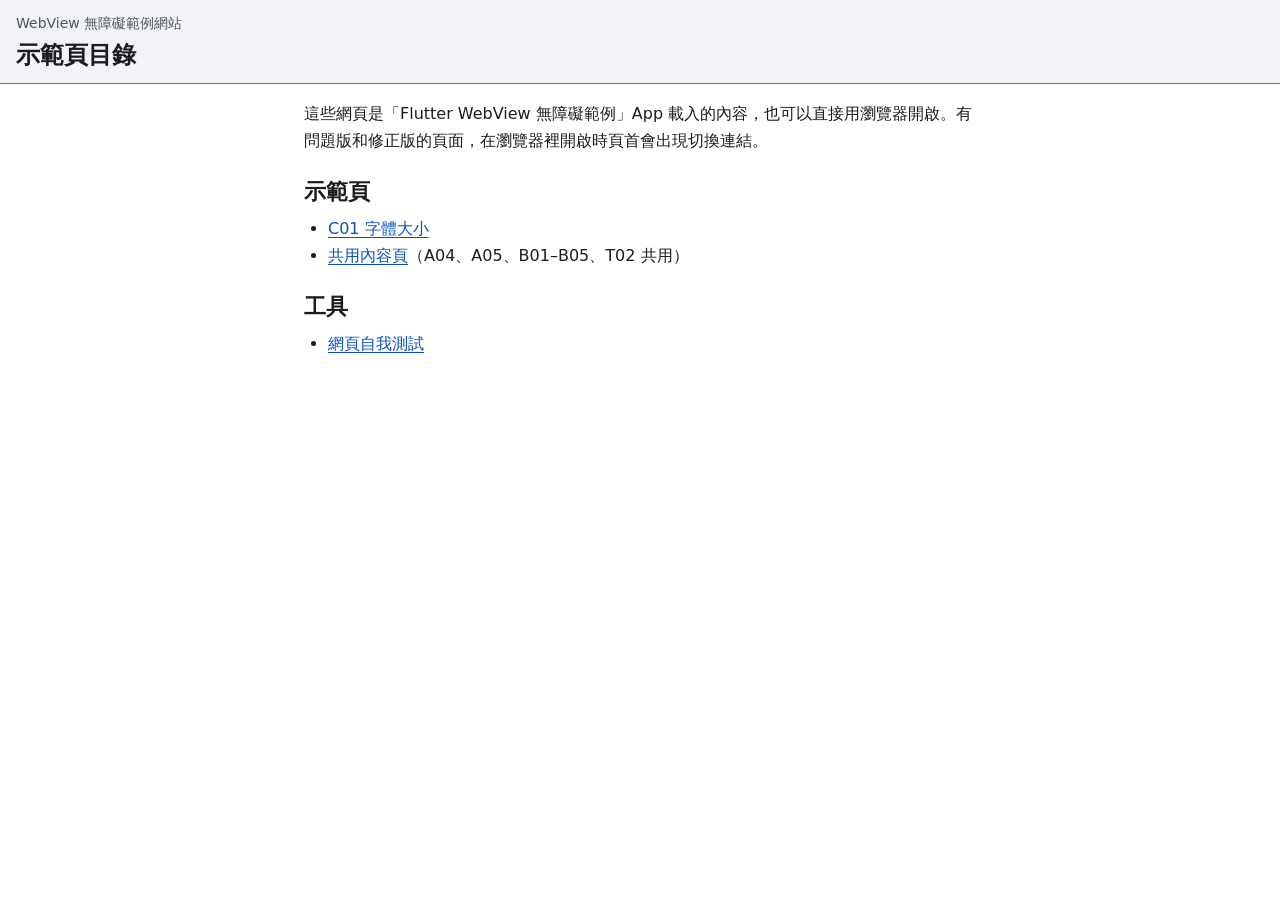
<file: web/index.html>
<!doctype html>
<html lang="zh-TW">
<head>
<meta charset="utf-8">
<meta name="viewport" content="width=device-width, initial-scale=1">
<meta name="color-scheme" content="light dark">
<title>示範頁目錄</title>
<link rel="stylesheet" href="shared/base.css">
</head>
<body data-page="index" data-fixes="">
<script src="shared/a11y-app.js"></script>

<header class="site-header">
  <p class="site-name">WebView 無障礙範例網站</p>
  <h1>示範頁目錄</h1>
</header>

<main>
  <p>這些網頁是「Flutter WebView 無障礙範例」App 載入的內容，也可以直接用瀏覽器開啟。有問題版和修正版的頁面，在瀏覽器裡開啟時頁首會出現切換連結。</p>

  <h2>示範頁</h2>
  <ul>
    <!-- 之後每個任務把新的頁面加在這個清單裡，依代號排序。 -->
    <li><a href="pages/c01-text-scale.html">C01 字體大小</a></li>
    <li><a href="pages/b-content.html">共用內容頁</a>（A04、A05、B01–B05、T02 共用）</li>
  </ul>

  <h2>工具</h2>
  <ul>
    <li><a href="test/index.html">網頁自我測試</a></li>
  </ul>
</main>
</body>
</html>
</file>
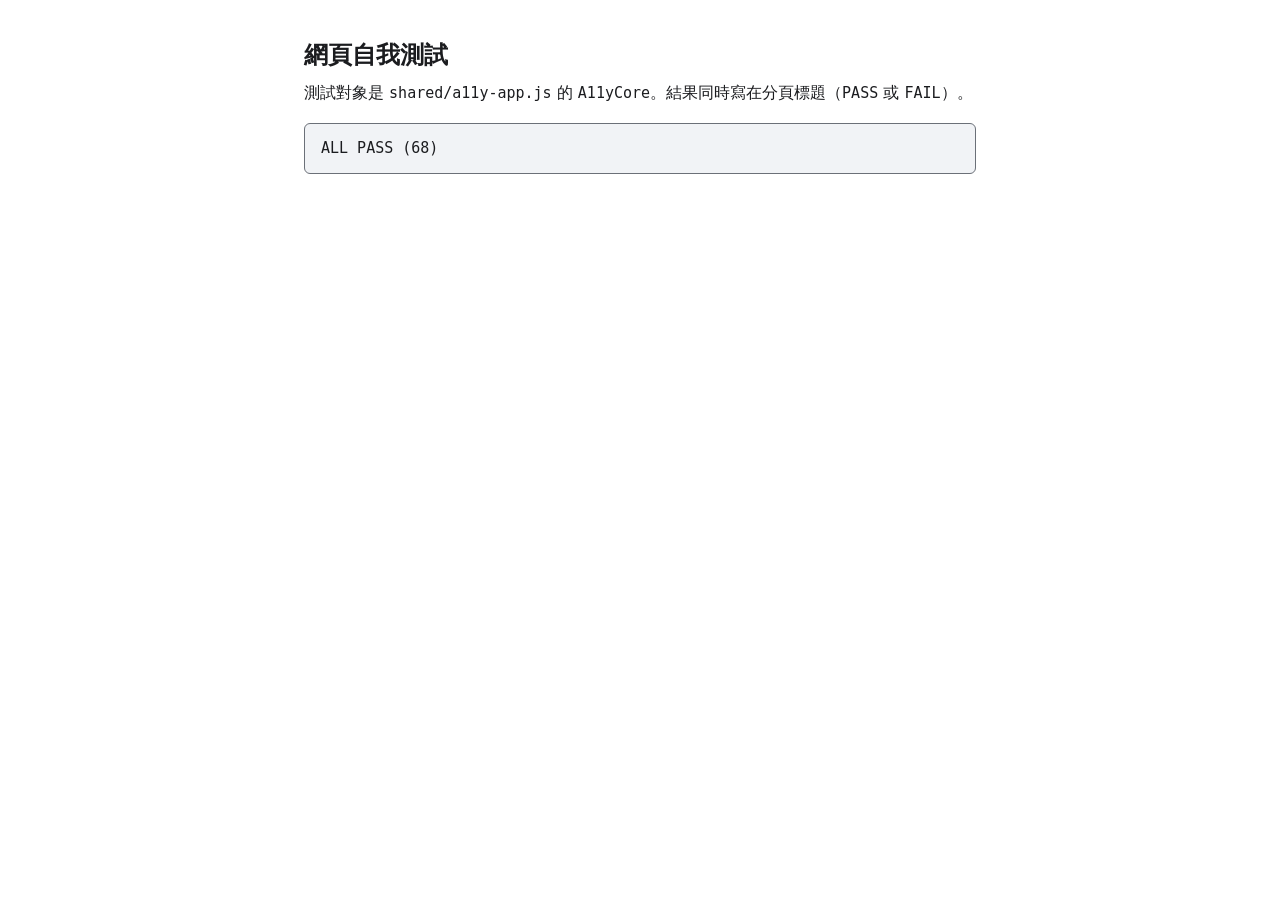
<file: web/test/index.html>
<!doctype html>
<html lang="zh-TW">
<head>
<meta charset="utf-8">
<meta name="viewport" content="width=device-width, initial-scale=1">
<meta name="color-scheme" content="light dark">
<title>RUNNING</title>
<link rel="stylesheet" href="../shared/base.css">
</head>
<body data-page="test" data-fixes="">
<script src="../shared/a11y-app.js"></script>
<main>
  <h1>網頁自我測試</h1>
  <p>測試對象是 <code>shared/a11y-app.js</code> 的 <code>A11yCore</code>。結果同時寫在分頁標題（<code>PASS</code> 或 <code>FAIL</code>）。</p>
  <pre id="result" aria-live="polite">執行中…</pre>
</main>
<script>
// 瀏覽器版的執行器。和 run.mjs 一樣先定義 eq（深層比較、計數），再載入同一份 tests.js。
var testCount = 0;
var testFailures = [];

function deepEqual(a, b) {
  if (a === b) return true;
  if (typeof a !== 'object' || typeof b !== 'object' || a === null || b === null) return false;
  if (Array.isArray(a) !== Array.isArray(b)) return false;
  var keysA = Object.keys(a);
  var keysB = Object.keys(b);
  if (keysA.length !== keysB.length) return false;
  return keysA.every(function (key) {
    return Object.prototype.hasOwnProperty.call(b, key) && deepEqual(a[key], b[key]);
  });
}

function eq(actual, expected) {
  testCount += 1;
  if (!deepEqual(actual, expected)) {
    testFailures.push('FAIL: 第 ' + testCount + ' 條：預期 ' + JSON.stringify(expected) + '，實際 ' + JSON.stringify(actual));
  }
}

// tests.js 丟出例外（例如 A11yCore 沒載入）或 tests.js 本身載入失敗時也要算失敗，
// 不能因為一條都沒跑到就顯示成通過。
window.addEventListener('error', function (event) {
  var target = event.target;
  if (target !== window && !(target && target.tagName === 'SCRIPT')) return;
  testFailures.push('FAIL: 測試在第 ' + testCount + ' 條之後中斷：' + (event.message || '腳本載入失敗'));
}, true);
</script>
<script src="tests.js"></script>
<script>
// 一條斷言都沒跑到不能算通過：tests.js 變成空檔或沒有呼叫 eq 時，要明確失敗。
if (testFailures.length === 0 && testCount === 0) {
  testFailures.push('FAIL: 沒有執行任何斷言（tests.js 是空的，或裡面沒有呼叫 eq）');
}
var failed = testFailures.length > 0;
document.getElementById('result').textContent = failed ? testFailures.join('\n') : 'ALL PASS (' + testCount + ')';
document.title = failed ? 'FAIL' : 'PASS';
</script>
</body>
</html>
</file>
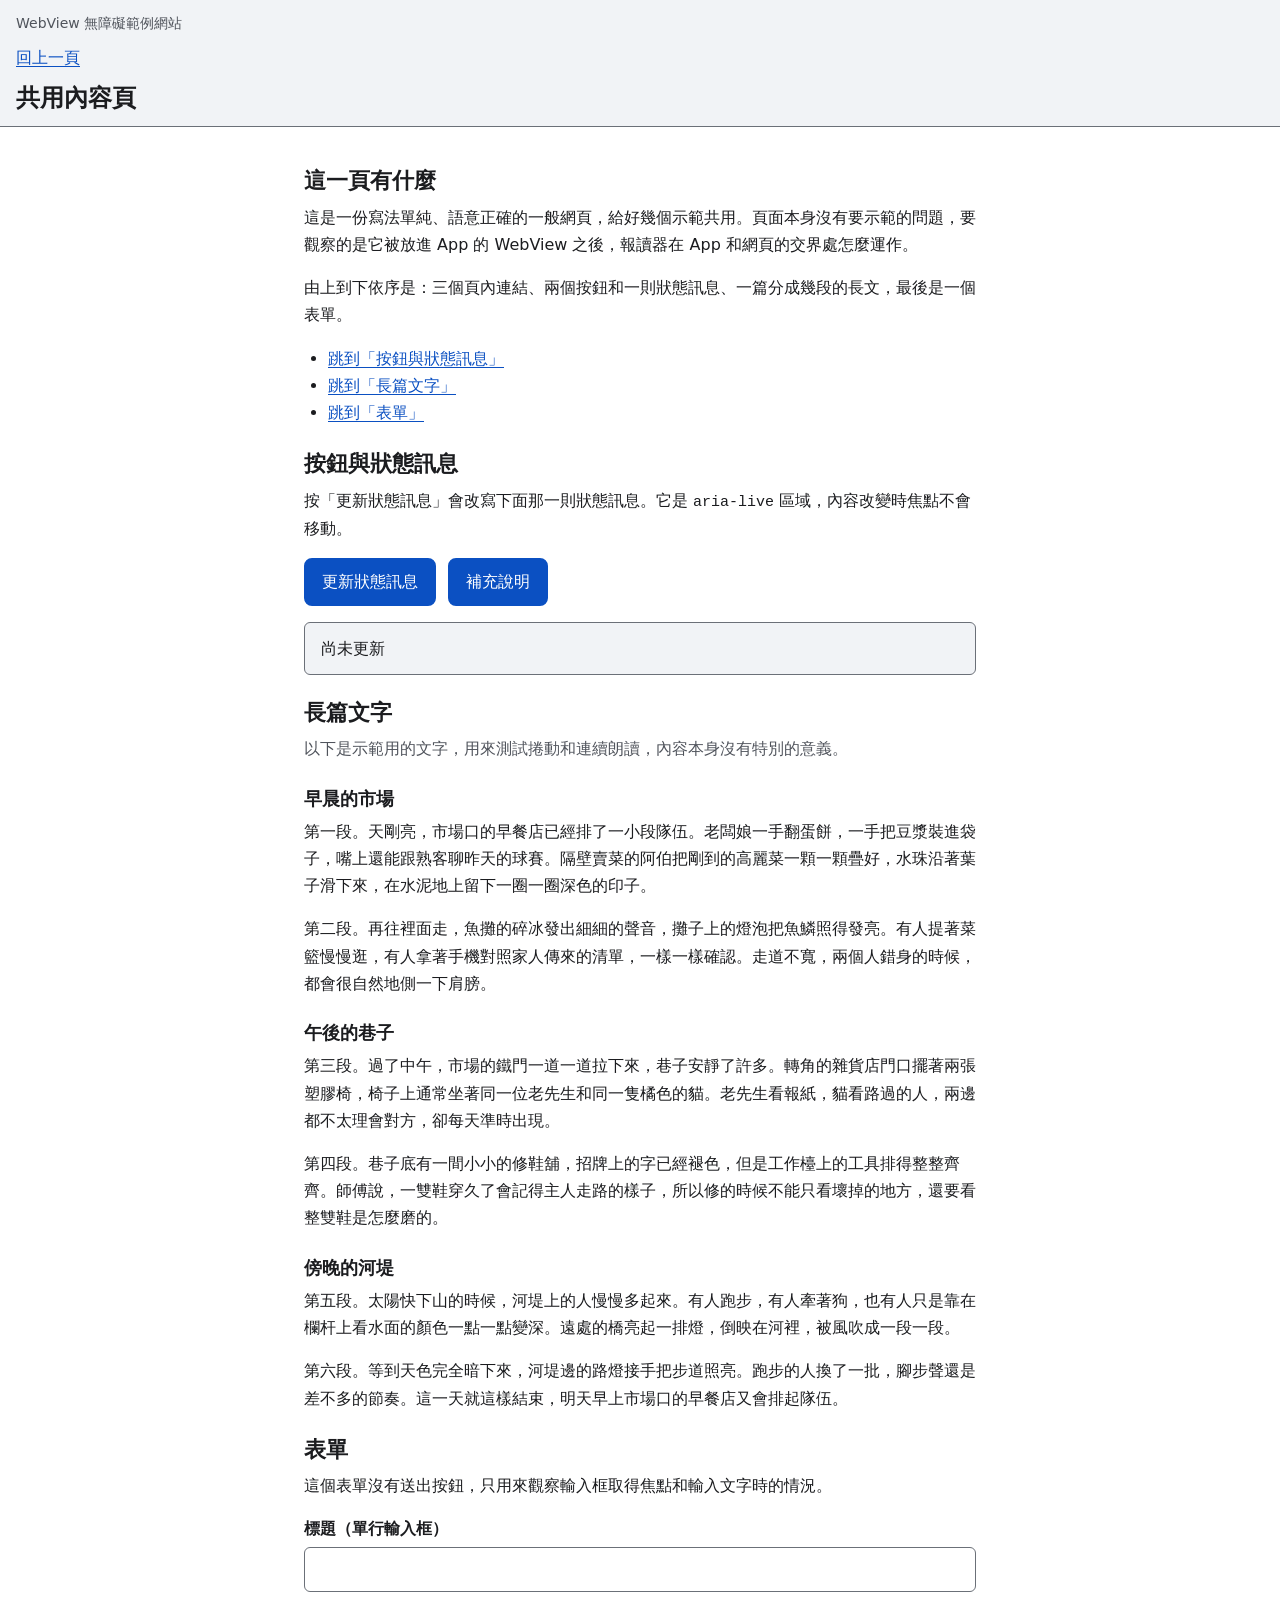
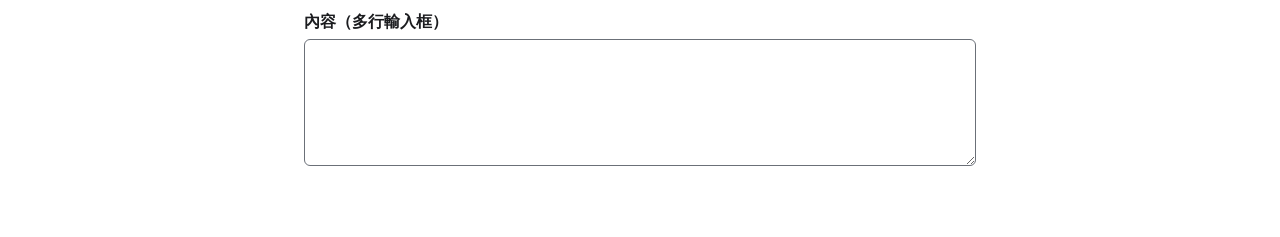
<file: web/pages/b-content.html>
<!doctype html>
<html lang="zh-TW">
<head>
<meta charset="utf-8">
<meta name="viewport" content="width=device-width, initial-scale=1">
<meta name="color-scheme" content="light dark">
<title>共用內容頁</title>
<link rel="stylesheet" href="../shared/base.css">
</head>
<!--
  共用內容頁：A04、A05、B01–B05、T02 共用，也是其他示範頁的骨架範本
  （骨架約定寫在 shared/a11y-app.js 的檔頭）。
  這一頁沒有要示範的網頁端修正，所以 data-fixes 是空的，問題版和修正版完全一樣。
-->
<body data-page="b-content" data-fixes="">
<script src="../shared/a11y-app.js"></script>

<header class="site-header">
  <p class="site-name">WebView 無障礙範例網站</p>
  <a class="site-back" href="../index.html">回上一頁</a>
  <h1>共用內容頁</h1>
</header>

<main>
  <h2>這一頁有什麼</h2>
  <p>這是一份寫法單純、語意正確的一般網頁，給好幾個示範共用。頁面本身沒有要示範的問題，要觀察的是它被放進 App 的 WebView 之後，報讀器在 App 和網頁的交界處怎麼運作。</p>
  <p>由上到下依序是：三個頁內連結、兩個按鈕和一則狀態訊息、一篇分成幾段的長文，最後是一個表單。</p>
  <ul>
    <li><a href="#buttons">跳到「按鈕與狀態訊息」</a></li>
    <li><a href="#long-text">跳到「長篇文字」</a></li>
    <li><a href="#form">跳到「表單」</a></li>
  </ul>

  <h2 id="buttons">按鈕與狀態訊息</h2>
  <p>按「更新狀態訊息」會改寫下面那一則狀態訊息。它是 <code>aria-live</code> 區域，內容改變時焦點不會移動。</p>
  <div class="button-row">
    <button type="button" id="update-status">更新狀態訊息</button>
    <button type="button" id="toggle-note" aria-expanded="false" aria-controls="note">補充說明</button>
  </div>
  <p id="note" hidden>這段文字平常是收起來的。「補充說明」按鈕用 <code>aria-expanded</code> 表示目前是展開還是收合，按鈕上的文字不會變。</p>
  <p id="live-status" class="status" aria-live="polite">尚未更新</p>

  <h2 id="long-text">長篇文字</h2>
  <p class="muted">以下是示範用的文字，用來測試捲動和連續朗讀，內容本身沒有特別的意義。</p>

  <h3>早晨的市場</h3>
  <p>第一段。天剛亮，市場口的早餐店已經排了一小段隊伍。老闆娘一手翻蛋餅，一手把豆漿裝進袋子，嘴上還能跟熟客聊昨天的球賽。隔壁賣菜的阿伯把剛到的高麗菜一顆一顆疊好，水珠沿著葉子滑下來，在水泥地上留下一圈一圈深色的印子。</p>
  <p>第二段。再往裡面走，魚攤的碎冰發出細細的聲音，攤子上的燈泡把魚鱗照得發亮。有人提著菜籃慢慢逛，有人拿著手機對照家人傳來的清單，一樣一樣確認。走道不寬，兩個人錯身的時候，都會很自然地側一下肩膀。</p>

  <h3>午後的巷子</h3>
  <p>第三段。過了中午，市場的鐵門一道一道拉下來，巷子安靜了許多。轉角的雜貨店門口擺著兩張塑膠椅，椅子上通常坐著同一位老先生和同一隻橘色的貓。老先生看報紙，貓看路過的人，兩邊都不太理會對方，卻每天準時出現。</p>
  <p>第四段。巷子底有一間小小的修鞋舖，招牌上的字已經褪色，但是工作檯上的工具排得整整齊齊。師傅說，一雙鞋穿久了會記得主人走路的樣子，所以修的時候不能只看壞掉的地方，還要看整雙鞋是怎麼磨的。</p>

  <h3>傍晚的河堤</h3>
  <p>第五段。太陽快下山的時候，河堤上的人慢慢多起來。有人跑步，有人牽著狗，也有人只是靠在欄杆上看水面的顏色一點一點變深。遠處的橋亮起一排燈，倒映在河裡，被風吹成一段一段。</p>
  <p>第六段。等到天色完全暗下來，河堤邊的路燈接手把步道照亮。跑步的人換了一批，腳步聲還是差不多的節奏。這一天就這樣結束，明天早上市場口的早餐店又會排起隊伍。</p>

  <h2 id="form">表單</h2>
  <p>這個表單沒有送出按鈕，只用來觀察輸入框取得焦點和輸入文字時的情況。</p>
  <form id="demo-form">
    <div class="field">
      <label for="note-title">標題（單行輸入框）</label>
      <input type="text" id="note-title" name="title">
    </div>
    <div class="field">
      <label for="note-body">內容（多行輸入框）</label>
      <textarea id="note-body" name="body" rows="4"></textarea>
    </div>
  </form>
</main>

<script>
(function () {
  'use strict';

  // 不移動焦點的狀態變化：寫進 aria-live 區域，由報讀器自己念出來（設計文件 §6.4）。
  var status = document.getElementById('live-status');
  document.getElementById('update-status').addEventListener('click', function () {
    status.textContent = '已更新 ' + new Date().toLocaleTimeString();
  });

  // 展開和收合的狀態放在按鈕自己的 aria-expanded 上，不另外用 aria-live 念一次。
  var toggle = document.getElementById('toggle-note');
  var note = document.getElementById('note');
  toggle.addEventListener('click', function () {
    var expanded = toggle.getAttribute('aria-expanded') === 'true';
    toggle.setAttribute('aria-expanded', expanded ? 'false' : 'true');
    note.hidden = expanded;
  });

  // 這個表單不送出。要攔下來是因為在單行輸入框按 Enter 仍會觸發送出，
  // 頁面重新載入後，App 帶在網址上的參數就不見了。
  document.getElementById('demo-form').addEventListener('submit', function (event) {
    event.preventDefault();
  });
})();
</script>
</body>
</html>
</file>
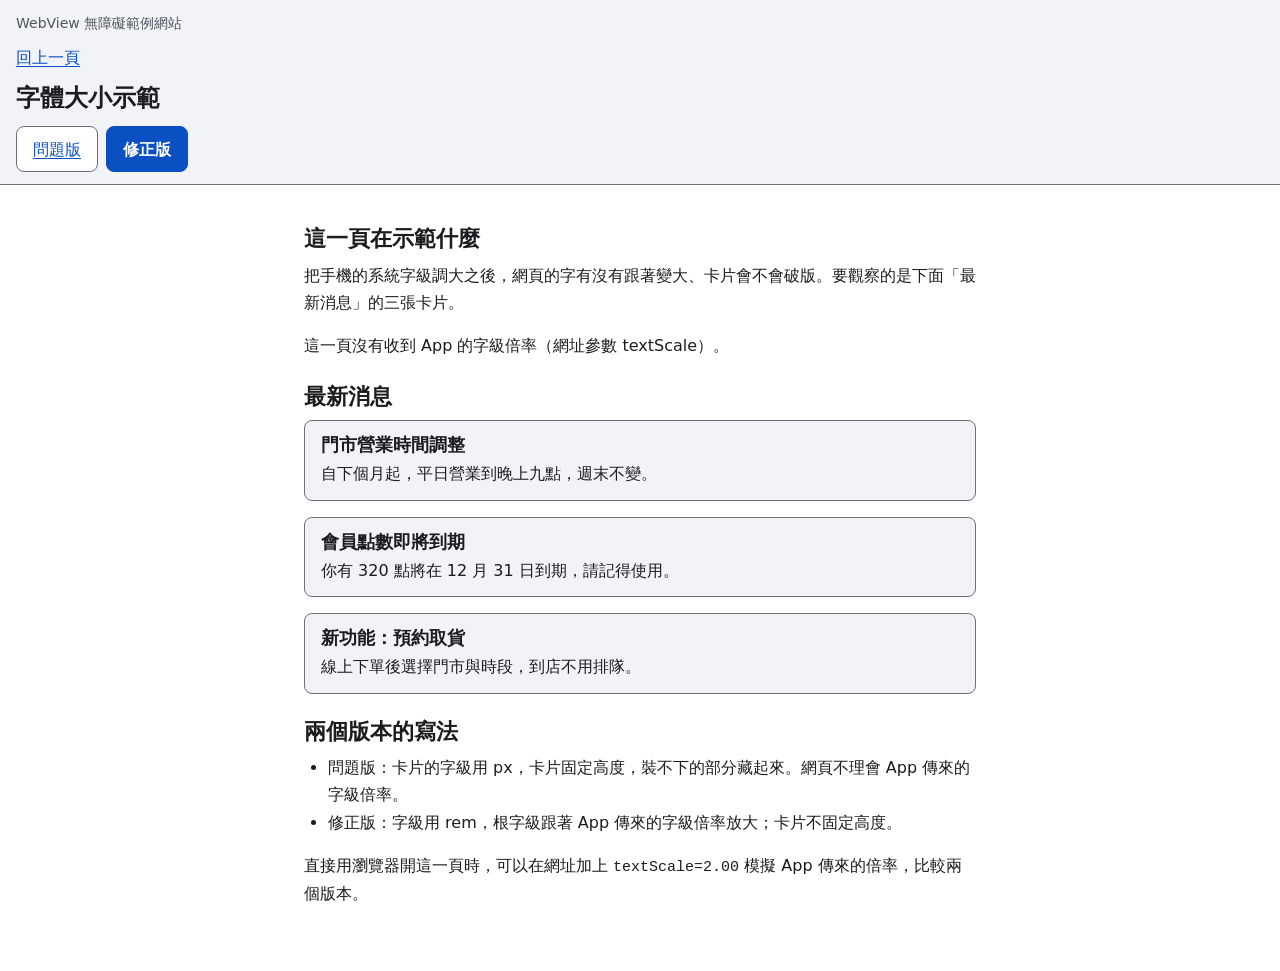
<file: web/pages/c01-text-scale.html>
<!doctype html>
<html lang="zh-TW">
<head>
<meta charset="utf-8">
<meta name="viewport" content="width=device-width, initial-scale=1">
<meta name="color-scheme" content="light dark">
<title>字體大小示範</title>
<link rel="stylesheet" href="../shared/base.css">
<style>
  /*
   * 修正版（textScale 啟用）：字級用 rem，跟著根字級放大；根字級由 a11y-app.js 依 App 傳來的
   * textScale 設定。卡片不固定高度，內容多高卡片就多高。
   */
  .card {
    margin: 0 0 1rem;
    padding: 0.75rem 1rem;
    border: 0.0625rem solid var(--border);
    border-radius: 0.5rem;
    background: var(--surface);
  }

  .card h3 {
    margin: 0 0 0.25rem;
    font-size: 1.125rem;
  }

  .card p {
    margin: 0;
    font-size: 1rem;
  }

  /*
   * 問題版（textScale 被關掉，<html> 上有 nofix-textScale）：常見的寫法。字級用 px，卡片固定高度、
   * 超出的部分藏起來。預設字級下兩個版本看起來一樣；字一放大，固定高度裝不下，最後一行就被切掉。
   * 和修正版只差在這一段，其他樣式完全相同。
   */
  html.nofix-textScale .card {
    height: 92px;
    overflow: hidden;
    padding: 12px 16px;
    border-width: 1px;
    border-radius: 8px;
  }

  html.nofix-textScale .card h3 {
    margin-bottom: 4px;
    font-size: 18px;
  }

  html.nofix-textScale .card p {
    font-size: 16px;
  }
</style>
</head>
<!--
  C01 字體大小（設計文件 §7 C01）。
  data-fixes="textScale"：問題版關掉這一項，修正版打開。兩版的差異只有這一項：
  a11y-app.js 依它決定根字級要不要跟 textScale，上面的樣式依 html.nofix-textScale 決定卡片的寫法。
-->
<body data-page="c01" data-fixes="textScale">
<script src="../shared/a11y-app.js"></script>

<header class="site-header">
  <p class="site-name">WebView 無障礙範例網站</p>
  <a class="site-back" href="../index.html">回上一頁</a>
  <h1>字體大小示範</h1>
</header>

<main>
  <h2>這一頁在示範什麼</h2>
  <p>把手機的系統字級調大之後，網頁的字有沒有跟著變大、卡片會不會破版。要觀察的是下面「最新消息」的三張卡片。</p>
  <p id="scale-status">這一頁沒有收到 App 的字級倍率（網址參數 textScale）。</p>

  <h2>最新消息</h2>
  <article class="card">
    <h3>門市營業時間調整</h3>
    <p>自下個月起，平日營業到晚上九點，週末不變。</p>
  </article>
  <article class="card">
    <h3>會員點數即將到期</h3>
    <p>你有 320 點將在 12 月 31 日到期，請記得使用。</p>
  </article>
  <article class="card">
    <h3>新功能：預約取貨</h3>
    <p>線上下單後選擇門市與時段，到店不用排隊。</p>
  </article>

  <h2>兩個版本的寫法</h2>
  <ul>
    <li>問題版：卡片的字級用 px，卡片固定高度，裝不下的部分藏起來。網頁不理會 App 傳來的字級倍率。</li>
    <li>修正版：字級用 rem，根字級跟著 App 傳來的字級倍率放大；卡片不固定高度。</li>
  </ul>
  <p>直接用瀏覽器開這一頁時，可以在網址加上 <code>textScale=2.00</code> 模擬 App 傳來的倍率，比較兩個版本。</p>
</main>

<script>
(function () {
  'use strict';

  // 顯示這一頁收到的字級倍率，方便對照每個版本由誰放大。只是一般文字，不是 aria-live：
  // 倍率是使用者自己改了系統設定才變，不需要另外念出來（設計文件 §6.4）。
  var status = document.getElementById('scale-status');

  function renderStatus() {
    var scale = a11yApp.params.textScale;
    if (scale === null) {
      status.textContent = '這一頁沒有收到 App 的字級倍率（網址參數 textScale）。';
      return;
    }
    var honored = a11yApp.fixEnabled('textScale');
    var percent = A11yCore.rootFontPercent(scale, honored);
    status.textContent = honored
      ? '這一頁收到 App 的字級倍率 ' + scale.toFixed(2) + '，根字級設為 ' + percent + '%。'
      : '這一頁收到 App 的字級倍率 ' + scale.toFixed(2) + '，但問題版不採用，根字級維持 ' + percent + '%。';
  }

  renderStatus();
  a11yApp.onSettingsChanged(renderStatus);
})();
</script>
</body>
</html>
</file>
<file: web/shared/base.css>
/*
 * base.css：所有頁面共用的樣式。
 *
 * - 配色用 CSS 變數，由 a11y-app.js 設在 <html> 上的 data-theme 切換。不直接寫
 *   @media (prefers-color-scheme)，因為 App 的主題不一定等於 WebView 偵測到的系統主題。
 * - 長度一律用 rem。根字級由 a11y-app.js 依 App 的字級倍率設定，整個版面跟著放大，不會破版。
 * - 文字和背景的對比至少 4.5:1；pref-contrast 時至少 7:1。改顏色要重算。
 * - <html> 上的 data-* 和 class 是 a11y-app.js 設的，意思見該檔檔頭。
 */

/* ── 配色 ─────────────────────────────────────────────── */

:root {
  color-scheme: light;
  --bg: #ffffff;
  --surface: #f1f3f6;
  --fg: #1b1c1f;
  --muted: #50545c;
  --border: #6b7078;
  --link: #0b50c2;
  --accent: #0b50c2;
  --on-accent: #ffffff;
  --danger: #b3261e;
  --focus: #0b50c2;
}

/* color-scheme 也要跟著切，表單元件和捲軸才會和頁面同一個主題。 */
html[data-theme="dark"] {
  color-scheme: dark;
  --bg: #121316;
  --surface: #22252b;
  --fg: #f1f2f4;
  --muted: #c0c4cc;
  --border: #9aa0aa;
  --link: #a8c7fa;
  --accent: #a8c7fa;
  --on-accent: #0a2552;
  --danger: #ffb4ab;
  --focus: #a8c7fa;
}

/* 高對比：文字用純黑或純白，區塊改靠邊框區分。 */
html.pref-contrast[data-theme="light"] {
  --surface: #ffffff;
  --fg: #000000;
  --muted: #1b1c1f;
  --border: #000000;
  --link: #062e78;
  --accent: #062e78;
  --danger: #7a0c06;
  --focus: #000000;
}

html.pref-contrast[data-theme="dark"] {
  --bg: #000000;
  --surface: #000000;
  --fg: #ffffff;
  --muted: #e8eaee;
  --border: #ffffff;
  --link: #d3e3fd;
  --accent: #d3e3fd;
  --on-accent: #000000;
  --danger: #ffdad6;
  --focus: #ffffff;
}

/* ── 基本排版 ─────────────────────────────────────────── */

body {
  margin: 0;
  background: var(--bg);
  color: var(--fg);
  font-family: system-ui, -apple-system, "PingFang TC", "Noto Sans TC", "Microsoft JhengHei", sans-serif;
  font-size: 1rem;
  line-height: 1.7;
  /*
   * 字級放到很大時，長的英文字或網址要能斷行，不能撐出水平捲軸。
   * 寫兩行是為了舊版瀏覽器：iOS Safari 15.4 之前不認得 anywhere，會忽略第二行、沿用第一行的
   * break-word；認得的瀏覽器用第二行。
   */
  overflow-wrap: break-word;
  overflow-wrap: anywhere;
}

main {
  max-width: 42rem;
  margin: 0 auto;
  padding: 1rem 1rem 3rem;
}

h1,
h2,
h3 {
  margin: 1.5rem 0 0.5rem;
  line-height: 1.3;
}

h1 { font-size: 1.5rem; }
h2 { font-size: 1.375rem; }
h3 { font-size: 1.125rem; }

p,
ul,
ol {
  margin: 0 0 1rem;
}

ul,
ol {
  padding-left: 1.5rem;
}

a {
  color: var(--link);
  text-decoration: underline;
  text-underline-offset: 0.1875rem;
}

code,
pre {
  font-family: ui-monospace, Menlo, Consolas, monospace;
  font-size: 0.9375rem;
}

pre {
  margin: 0 0 1rem;
  padding: 0.75rem 1rem;
  border: 0.0625rem solid var(--border);
  border-radius: 0.375rem;
  background: var(--surface);
  white-space: pre-wrap;
}

[hidden] {
  display: none !important;
}

/* 鍵盤焦點一定看得到。 */
:focus-visible {
  outline: 0.1875rem solid var(--focus);
  outline-offset: 0.125rem;
}

/* ── 表單與按鈕 ───────────────────────────────────────── */

button,
input,
textarea,
select {
  font: inherit;
}

button {
  min-height: 2.75rem;
  padding: 0.5rem 1rem;
  border: 0.125rem solid var(--accent);
  border-radius: 0.5rem;
  background: var(--accent);
  color: var(--on-accent);
  cursor: pointer;
}

label {
  display: block;
  margin-bottom: 0.25rem;
  font-weight: 600;
}

input:not([type="checkbox"]):not([type="radio"]),
textarea,
select {
  box-sizing: border-box;
  width: 100%;
  min-height: 2.75rem;
  padding: 0.5rem 0.75rem;
  border: 0.0625rem solid var(--border);
  border-radius: 0.375rem;
  background: var(--bg);
  color: var(--fg);
}

textarea {
  min-height: 7rem;
  resize: vertical;
}

.field {
  margin-bottom: 1rem;
}

.button-row {
  display: flex;
  flex-wrap: wrap;
  gap: 0.75rem;
  margin-bottom: 1rem;
}

/* 狀態訊息（通常同時是 aria-live 區域）。 */
.status {
  padding: 0.75rem 1rem;
  border: 0.0625rem solid var(--border);
  border-radius: 0.375rem;
  background: var(--surface);
}

.muted {
  color: var(--muted);
}

/* ── 每一頁的 header ──────────────────────────────────── */

.site-header {
  padding: 0.75rem 1rem;
  border-bottom: 0.0625rem solid var(--border);
  background: var(--surface);
}

.site-name {
  margin: 0;
  color: var(--muted);
  font-size: 0.875rem;
}

.site-back {
  display: inline-block;
  padding: 0.5rem 0;
}

.site-header h1 {
  margin: 0.25rem 0 0;
}

/*
 * 在 App 內（設計文件 §7 C05）：AppBar 已經有返回鍵和標題，網頁再放一份，報讀器使用者會聽到兩次。
 * embeddedChrome 啟用時隱藏網站名稱和返回連結；embeddedTitle 啟用時隱藏 <h1>；
 * 兩個都啟用（基準）時整個 header 都不留，避免剩下一個空的 banner 地標。
 * 用 display: none，報讀器也讀不到。
 */
html[data-embedded="1"]:not(.nofix-embeddedChrome) .site-name,
html[data-embedded="1"]:not(.nofix-embeddedChrome) .site-back,
html[data-embedded="1"]:not(.nofix-embeddedTitle) .site-header h1,
html[data-embedded="1"]:not(.nofix-embeddedChrome):not(.nofix-embeddedTitle) .site-header {
  display: none;
}

/* 不在 App 內時由 a11y-app.js 加上的問題版／修正版切換連結。 */
.mode-switch {
  display: flex;
  flex-wrap: wrap;
  gap: 0.5rem;
  margin-top: 0.75rem;
}

.mode-switch a {
  display: inline-flex;
  align-items: center;
  min-height: 2.75rem;
  padding: 0 1rem;
  border: 0.0625rem solid var(--border);
  border-radius: 0.5rem;
  background: var(--bg);
}

/* 目前的版本不只靠顏色區分：粗體、反白、沒有底線。 */
.mode-switch a[aria-current] {
  border-color: var(--accent);
  background: var(--accent);
  color: var(--on-accent);
  font-weight: 700;
  text-decoration: none;
}

/* ── App 傳來或網頁偵測到的偏好 ───────────────────────── */

/* 粗體文字：系統沒有對應的 media query，只能靠 App 告知。 */
html.pref-bold body {
  font-weight: 700;
}

html.pref-bold h1,
html.pref-bold h2,
html.pref-bold h3,
html.pref-bold label {
  font-weight: 900;
}

/* 高對比：配色在上面換，這裡把邊框加粗。 */
html.pref-contrast input:not([type="checkbox"]):not([type="radio"]),
html.pref-contrast textarea,
html.pref-contrast select,
html.pref-contrast pre,
html.pref-contrast .status,
html.pref-contrast .mode-switch a {
  border-width: 0.125rem;
}

html.pref-contrast .site-header {
  border-bottom-width: 0.125rem;
}

/* 減少動態：關掉所有動畫和轉場。 */
html.pref-reduce-motion *,
html.pref-reduce-motion *::before,
html.pref-reduce-motion *::after {
  animation: none !important;
  transition: none !important;
  scroll-behavior: auto !important;
}

/* ── 工具類別 ─────────────────────────────────────────── */

/* 畫面上看不到，但報讀器讀得到。 */
.visually-hidden {
  position: absolute;
  width: 0.0625rem;
  height: 0.0625rem;
  margin: -0.0625rem;
  padding: 0;
  border: 0;
  overflow: hidden;
  clip: rect(0 0 0 0);
  clip-path: inset(50%);
  white-space: nowrap;
}
</file>
